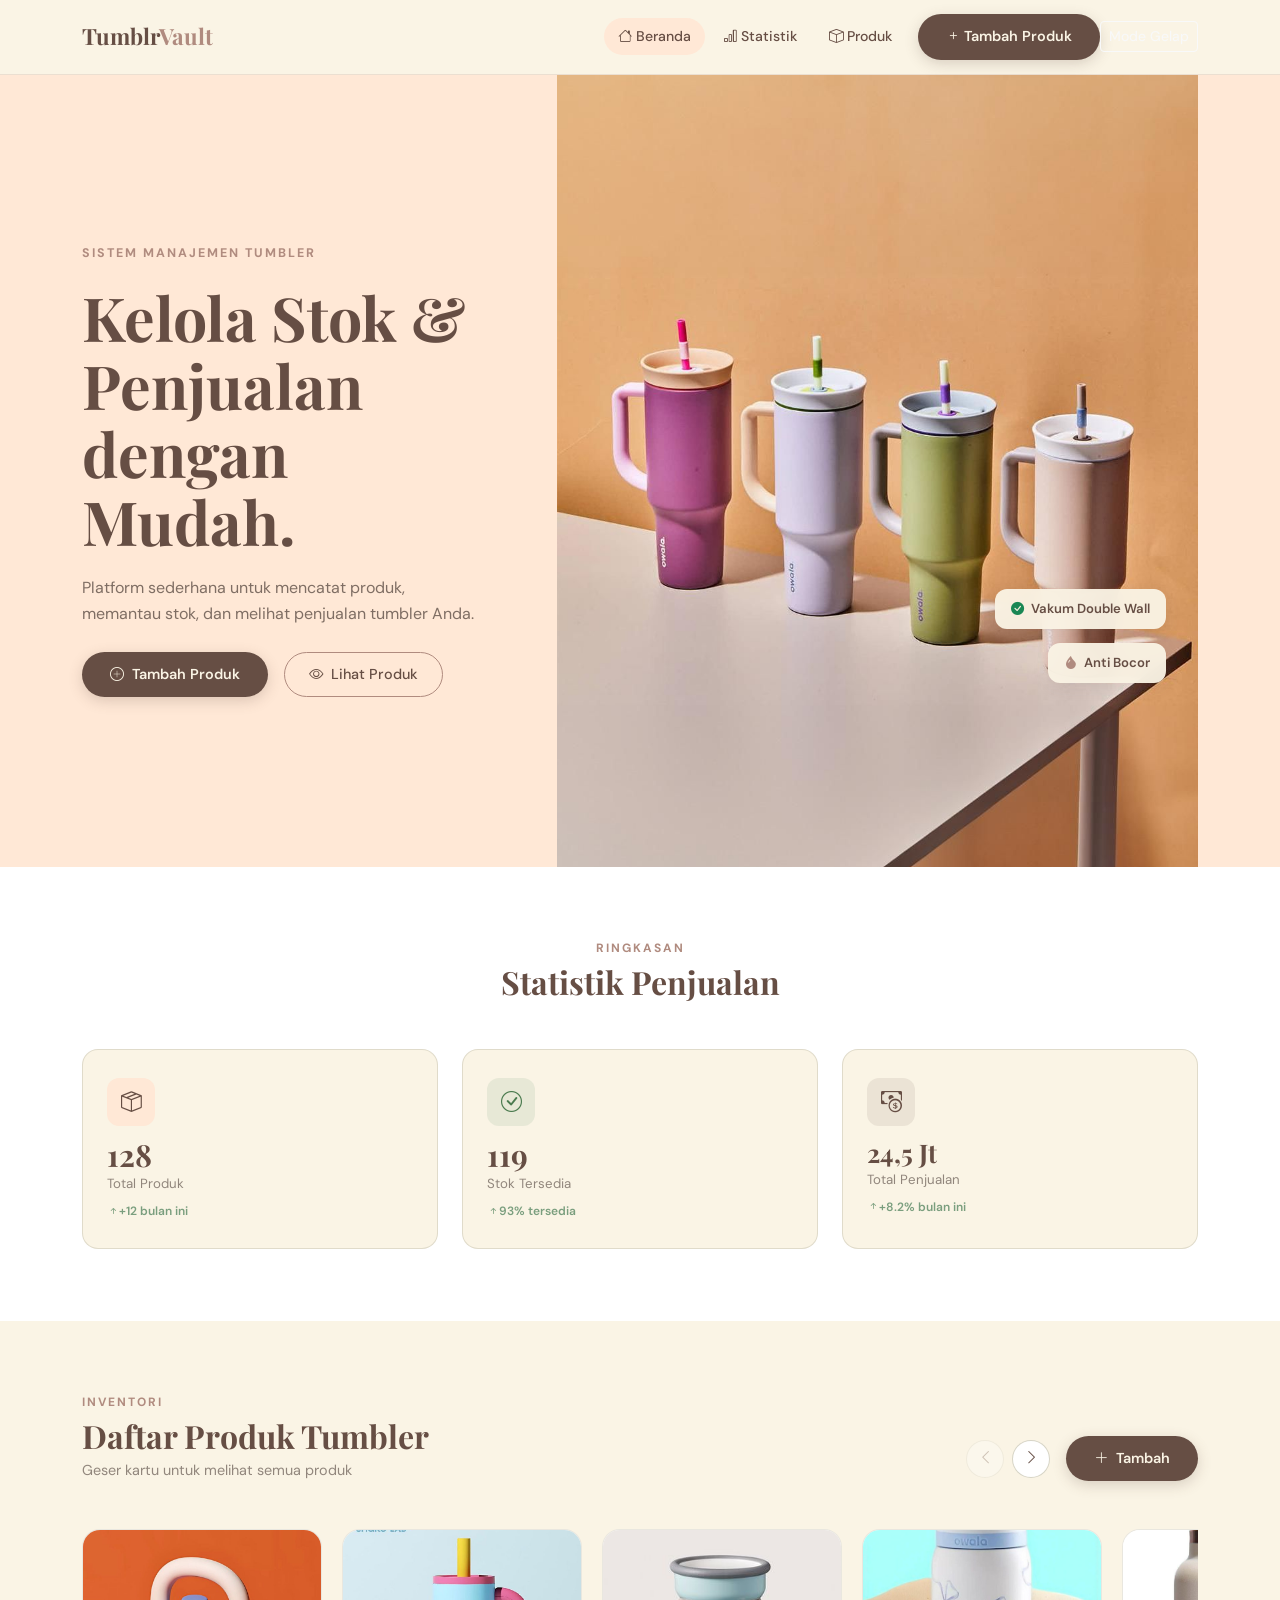
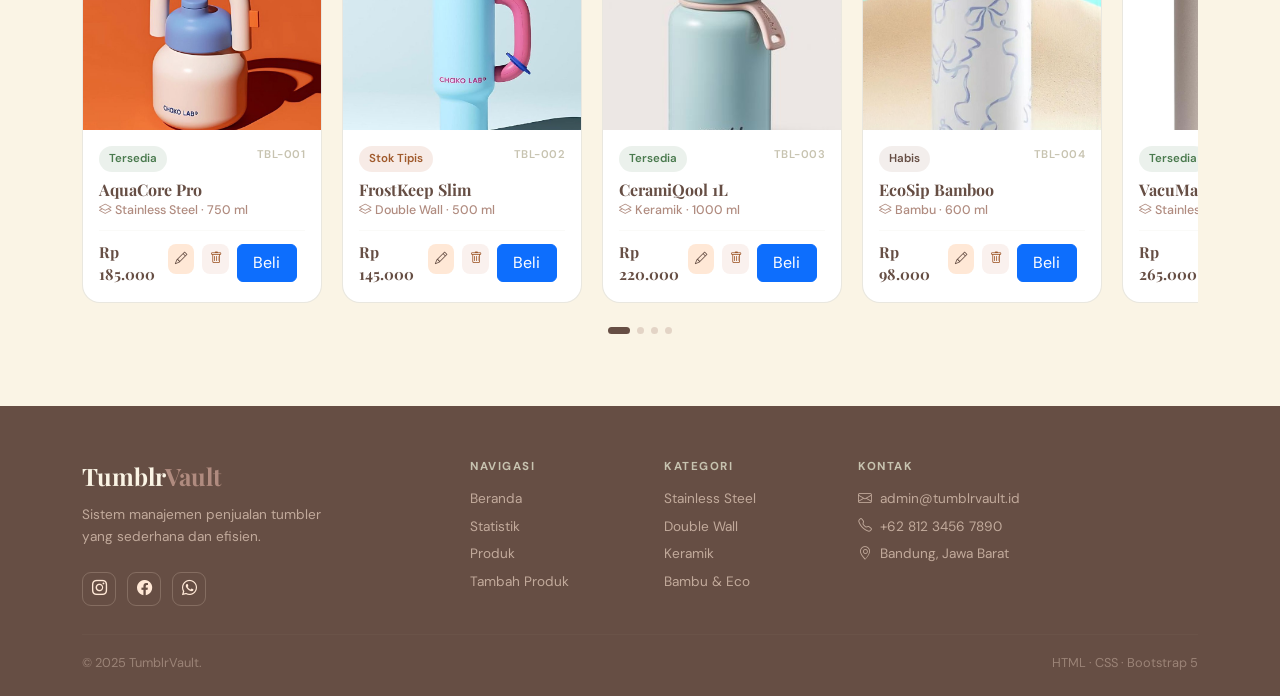
<file: index.html>
<!DOCTYPE html>
<html lang="id">
<head>
  <meta charset="UTF-8" />
  <meta name="viewport" content="width=device-width, initial-scale=1.0" />
  <title>TumblrVault – Sistem Manajemen Penjualan Tumbler</title>
  <link rel="stylesheet" href="https://cdn.jsdelivr.net/npm/bootstrap@5.3.3/dist/css/bootstrap.min.css" />
  <link rel="stylesheet" href="https://cdn.jsdelivr.net/npm/bootstrap-icons@1.11.3/font/bootstrap-icons.min.css" />
  <link rel="stylesheet" href="css/style.css" />
</head>
<body>

  <nav class="navbar navbar-expand-lg navbar-custom">
    <div class="container">
      <a class="navbar-brand-custom" href="index.html">Tumblr<span>Vault</span></a>
      <button class="navbar-toggler navbar-toggler-custom" type="button"
        data-bs-toggle="collapse" data-bs-target="#navbarMain">
        <span class="navbar-toggler-icon"></span>
      </button>
      <div class="collapse navbar-collapse" id="navbarMain">
        <ul class="navbar-nav ms-auto align-items-lg-center gap-1">
          <li class="nav-item">
            <a class="nav-link nav-link-custom active" href="#beranda">
              <i class="bi bi-house me-1"></i>Beranda
            </a>
          </li>
          <li class="nav-item">
            <a class="nav-link nav-link-custom" href="#statistik">
              <i class="bi bi-bar-chart me-1"></i>Statistik
            </a>
          </li>
          <li class="nav-item">
            <a class="nav-link nav-link-custom" href="#produk">
              <i class="bi bi-box me-1"></i>Produk
            </a>
          </li>
          <li class="nav-item ms-lg-2">
            <a class="btn btn-primary-custom" href="input.html">
              <i class="bi bi-plus me-1"></i>Tambah Produk
            </a>
          </li>
        </ul>
        <button id="btn-theme" class="btn btn-outline-light btn-sm">
          Mode Gelap
        </button>
      </div>
    </div>
  </nav>

  <section class="hero-section" id="beranda">
    <div class="container">
      <div class="row align-items-center min-vh-hero gy-4">

        <div class="col-lg-5">
          <p class="hero-eyebrow">Sistem Manajemen Tumbler</p>
          <h1 class="hero-title">
            Kelola Stok &amp;<br>Penjualan dengan<br>Mudah.
          </h1>
          <p class="hero-desc">
            Platform sederhana untuk mencatat produk, memantau stok, dan melihat penjualan tumbler Anda.
          </p>
          <div class="d-flex flex-wrap gap-3 mt-4">
            <a href="tambah.html" class="btn btn-primary-custom">
              <i class="bi bi-plus-circle me-2"></i>Tambah Produk
            </a>
            <a href="#produk" class="btn btn-outline-custom">
              <i class="bi bi-eye me-2"></i>Lihat Produk
            </a>
          </div>
        </div>

        <div class="col-lg-7">
          <div class="hero-img-container">
            <img src="assets/bg.jpg"
                 onerror="this.onerror=null; this.src=''; this.parentElement.classList.add('hero-img-fallback');"
                 alt="Tumbler produk unggulan"
                 class="hero-product-img" />
            <div class="hero-label label-a">
              <i class="bi bi-check-circle-fill text-success me-1"></i>
              Vakum Double Wall
            </div>
            <div class="hero-label label-b">
              <i class="bi bi-droplet-fill me-1" style="color:var(--dusty)"></i>
              Anti Bocor
            </div>
          </div>
        </div>

      </div>
    </div>
  </section>

  <section class="stats-section" id="statistik">
    <div class="container">
      <div class="text-center mb-5">
        <p class="section-label">Ringkasan</p>
        <h2 class="section-title">Statistik Penjualan</h2>
      </div>
      <div class="row g-4 justify-content-center">

        <div class="col-sm-6 col-md-4">
          <div class="stat-card">
            <div class="stat-icon-wrap">
              <i class="bi bi-box-seam"></i>
            </div>
            <div class="stat-val">128</div>
            <div class="stat-label">Total Produk</div>
            <div class="stat-trend"><i class="bi bi-arrow-up-short"></i>+12 bulan ini</div>
          </div>
        </div>

        <div class="col-sm-6 col-md-4">
          <div class="stat-card">
            <div class="stat-icon-wrap" style="background:rgba(122,158,126,0.15);">
              <i class="bi bi-check-circle" style="color:#4a7a4e"></i>
            </div>
            <div class="stat-val">119</div>
            <div class="stat-label">Stok Tersedia</div>
            <div class="stat-trend"><i class="bi bi-arrow-up-short"></i>93% tersedia</div>
          </div>
        </div>

        <div class="col-sm-6 col-md-4">
          <div class="stat-card">
            <div class="stat-icon-wrap" style="background:rgba(102,78,68,0.1);">
              <i class="bi bi-cash-coin" style="color:var(--cocoa)"></i>
            </div>
            <div class="stat-val" style="font-size:1.6rem;">24,5 Jt</div>
            <div class="stat-label">Total Penjualan</div>
            <div class="stat-trend"><i class="bi bi-arrow-up-short"></i>+8.2% bulan ini</div>
          </div>
        </div>

      </div>
    </div>
  </section>

  <section class="product-section" id="produk">
    <div class="container">
      <div class="d-flex flex-wrap align-items-end justify-content-between gap-3 mb-5">
        <div>
          <p class="section-label">Inventori</p>
          <h2 class="section-title mb-1">Daftar Produk Tumbler</h2>
          <p class="section-desc mb-0">Geser kartu untuk melihat semua produk</p>
        </div>
        <div class="d-flex align-items-center gap-3">
          <div class="slider-nav">
            <button class="slider-btn" id="prevBtn"><i class="bi bi-chevron-left"></i></button>
            <button class="slider-btn" id="nextBtn"><i class="bi bi-chevron-right"></i></button>
          </div>
          <a href="tambah.html" class="btn btn-primary-custom">
            <i class="bi bi-plus-lg me-2"></i>Tambah
          </a>
        </div>
      </div>

      <div class="slider-wrapper">
        <div class="slider-track" id="sliderTrack">

          <div class="product-slide-card">
            <div class="pcard-img-wrap">
              <img src="assets/chako lab putih.jpg" alt="AquaCore Pro" class="pcard-img"
                onerror="this.style.display='none';this.nextElementSibling.style.display='flex';" />
              <div class="pcard-img-fallback" style="display:none;"><i class="bi bi-cup-straw"></i></div>
            </div>
            <div class="pcard-body">
              <div class="d-flex justify-content-between align-items-start mb-2">
                <span class="badge-stock badge-in">Tersedia</span>
                <span class="pcard-sku">TBL-001</span>
              </div>
              <h5 class="pcard-name">AquaCore Pro</h5>
              <p class="pcard-category"><i class="bi bi-layers me-1"></i>Stainless Steel · 750 ml</p>
              <hr class="pcard-divider" />
              <div class="d-flex justify-content-between align-items-center">
                <span class="pcard-price">Rp 185.000</span>
                <div class="d-flex gap-2">
                  <button class="pcard-btn-edit"><i class="bi bi-pencil"></i></button>
                  <button class="pcard-btn-del"><i class="bi bi-trash"></i></button>
                  <button class="btn btn-primary btn-detail w-50 me-2">Beli</button>
                </div>
              </div>
            </div>
          </div>

          <div class="product-slide-card">
            <div class="pcard-img-wrap">
              <img src="assets/chako lab.jpg" alt="FrostKeep Slim" class="pcard-img"
                onerror="this.style.display='none';this.nextElementSibling.style.display='flex';" />
              <div class="pcard-img-fallback" style="display:none;"><i class="bi bi-cup-straw"></i></div>
            </div>
            <div class="pcard-body">
              <div class="d-flex justify-content-between align-items-start mb-2">
                <span class="badge-stock badge-low">Stok Tipis</span>
                <span class="pcard-sku">TBL-002</span>
              </div>
              <h5 class="pcard-name">FrostKeep Slim</h5>
              <p class="pcard-category"><i class="bi bi-layers me-1"></i>Double Wall · 500 ml</p>
              <hr class="pcard-divider" />
              <div class="d-flex justify-content-between align-items-center">
                <span class="pcard-price">Rp 145.000</span>
                <div class="d-flex gap-2">
                  <button class="pcard-btn-edit"><i class="bi bi-pencil"></i></button>
                  <button class="pcard-btn-del"><i class="bi bi-trash"></i></button>
                  <button class="btn btn-primary btn-detail w-50 me-2">Beli</button>
                </div>
              </div>
            </div>
          </div>

          <div class="product-slide-card">
            <div class="pcard-img-wrap">
              <img src="assets/mash.jpg" alt="CeramiQool 1L" class="pcard-img"
                onerror="this.style.display='none';this.nextElementSibling.style.display='flex';" />
              <div class="pcard-img-fallback" style="display:none;"><i class="bi bi-cup-straw"></i></div>
            </div>
            <div class="pcard-body">
              <div class="d-flex justify-content-between align-items-start mb-2">
                <span class="badge-stock badge-in">Tersedia</span>
                <span class="pcard-sku">TBL-003</span>
              </div>
              <h5 class="pcard-name">CeramiQool 1L</h5>
              <p class="pcard-category"><i class="bi bi-layers me-1"></i>Keramik · 1000 ml</p>
              <hr class="pcard-divider" />
              <div class="d-flex justify-content-between align-items-center">
                <span class="pcard-price">Rp 220.000</span>
                <div class="d-flex gap-2">
                  <button class="pcard-btn-edit"><i class="bi bi-pencil"></i></button>
                  <button class="pcard-btn-del"><i class="bi bi-trash"></i></button>
                  <button class="btn btn-primary btn-detail w-50 me-2">Beli</button>
                </div>
              </div>
            </div>
          </div>

          <div class="product-slide-card">
            <div class="pcard-img-wrap">
              <img src="assets/owala.jpg" alt="EcoSip Bamboo" class="pcard-img"
                onerror="this.style.display='none';this.nextElementSibling.style.display='flex';" />
              <div class="pcard-img-fallback" style="display:none;"><i class="bi bi-cup-straw"></i></div>
            </div>
            <div class="pcard-body">
              <div class="d-flex justify-content-between align-items-start mb-2">
                <span class="badge-stock badge-out">Habis</span>
                <span class="pcard-sku">TBL-004</span>
              </div>
              <h5 class="pcard-name">EcoSip Bamboo</h5>
              <p class="pcard-category"><i class="bi bi-layers me-1"></i>Bambu · 600 ml</p>
              <hr class="pcard-divider" />
              <div class="d-flex justify-content-between align-items-center">
                <span class="pcard-price">Rp 98.000</span>
                <div class="d-flex gap-2">
                  <button class="pcard-btn-edit"><i class="bi bi-pencil"></i></button>
                  <button class="pcard-btn-del"><i class="bi bi-trash"></i></button>
                 <button class="btn btn-primary btn-detail w-50 me-2">Beli</button>
                </div>
              </div>
            </div>
          </div>

          <div class="product-slide-card">
            <div class="pcard-img-wrap">
              <img src="assets/hydro flask.jpg" alt="VacuMax Elite" class="pcard-img"
                onerror="this.style.display='none';this.nextElementSibling.style.display='flex';" />
              <div class="pcard-img-fallback" style="display:none;"><i class="bi bi-cup-straw"></i></div>
            </div>
            <div class="pcard-body">
              <div class="d-flex justify-content-between align-items-start mb-2">
                <span class="badge-stock badge-in">Tersedia</span>
                <span class="pcard-sku">TBL-005</span>
              </div>
              <h5 class="pcard-name">VacuMax Elite</h5>
              <p class="pcard-category"><i class="bi bi-layers me-1"></i>Stainless · 900 ml</p>
              <hr class="pcard-divider" />
              <div class="d-flex justify-content-between align-items-center">
                <span class="pcard-price">Rp 265.000</span>
                <div class="d-flex gap-2">
                  <button class="pcard-btn-edit"><i class="bi bi-pencil"></i></button>
                  <button class="pcard-btn-del"><i class="bi bi-trash"></i></button>
                                    <button class="btn btn-primary btn-detail w-50 me-2">Beli</button>
                </div>
              </div>
            </div>
          </div>

          <div class="product-slide-card">
            <div class="pcard-img-wrap">
              <img src="assets/stanley blue.jpg" alt="HydroZen Glass" class="pcard-img"
                onerror="this.style.display='none';this.nextElementSibling.style.display='flex';" />
              <div class="pcard-img-fallback" style="display:none;"><i class="bi bi-cup-straw"></i></div>
            </div>
            <div class="pcard-body">
              <div class="d-flex justify-content-between align-items-start mb-2">
                <span class="badge-stock badge-in">Tersedia</span>
                <span class="pcard-sku">TBL-006</span>
              </div>
              <h5 class="pcard-name">HydroZen Glass</h5>
              <p class="pcard-category"><i class="bi bi-layers me-1"></i>Borosilikat · 650 ml</p>
              <hr class="pcard-divider" />
              <div class="d-flex justify-content-between align-items-center">
                <span class="pcard-price">Rp 175.000</span>
                <div class="d-flex gap-2">
                  <button class="pcard-btn-edit"><i class="bi bi-pencil"></i></button>
                  <button class="pcard-btn-del"><i class="bi bi-trash"></i></button>
                                    <button class="btn btn-primary btn-detail w-50 me-2">Beli</button>
                </div>
              </div>
            </div>
          </div>

          <div class="product-slide-card">
            <div class="pcard-img-wrap">
              <img src="assets/stellata.jpg" alt="TitanFlow Pro" class="pcard-img"
                onerror="this.style.display='none';this.nextElementSibling.style.display='flex';" />
              <div class="pcard-img-fallback" style="display:none;"><i class="bi bi-cup-straw"></i></div>
            </div>
            <div class="pcard-body">
              <div class="d-flex justify-content-between align-items-start mb-2">
                <span class="badge-stock badge-in">Tersedia</span>
                <span class="pcard-sku">TBL-007</span>
              </div>
              <h5 class="pcard-name">TitanFlow Pro</h5>
              <p class="pcard-category"><i class="bi bi-layers me-1"></i>Titanium · 800 ml</p>
              <hr class="pcard-divider" />
              <div class="d-flex justify-content-between align-items-center">
                <span class="pcard-price">Rp 340.000</span>
                <div class="d-flex gap-2">
                  <button class="pcard-btn-edit"><i class="bi bi-pencil"></i></button>
                  <button class="pcard-btn-del"><i class="bi bi-trash"></i></button>
                                    <button class="btn btn-primary btn-detail w-50 me-2">Beli</button>
                </div>
              </div>
            </div>
          </div>

        </div>
      </div>
      <div class="slider-dots" id="sliderDots"></div>
    </div>
  </section>

  <footer class="footer-custom">
    <div class="container">
      <div class="row g-5">
        <div class="col-lg-4">
          <div class="footer-brand">Tumblr<span>Vault</span></div>
          <p class="footer-desc">Sistem manajemen penjualan tumbler yang sederhana dan efisien.</p>
          <div class="mt-4">
            <a href="#" class="social-icon"><i class="bi bi-instagram"></i></a>
            <a href="#" class="social-icon"><i class="bi bi-facebook"></i></a>
            <a href="#" class="social-icon"><i class="bi bi-whatsapp"></i></a>
          </div>
        </div>
        <div class="col-6 col-md-4 col-lg-2">
          <div class="footer-heading">Navigasi</div>
          <a href="#beranda" class="footer-link">Beranda</a>
          <a href="#statistik" class="footer-link">Statistik</a>
          <a href="#produk" class="footer-link">Produk</a>
          <a href="tambah.html" class="footer-link">Tambah Produk</a>
        </div>
        <div class="col-6 col-md-4 col-lg-2">
          <div class="footer-heading">Kategori</div>
          <a href="#" class="footer-link">Stainless Steel</a>
          <a href="#" class="footer-link">Double Wall</a>
          <a href="#" class="footer-link">Keramik</a>
          <a href="#" class="footer-link">Bambu & Eco</a>
        </div>
        <div class="col-md-4 col-lg-3">
          <div class="footer-heading">Kontak</div>
          <a href="#" class="footer-link"><i class="bi bi-envelope me-2"></i>admin@tumblrvault.id</a>
          <a href="#" class="footer-link"><i class="bi bi-telephone me-2"></i>+62 812 3456 7890</a>
          <a href="#" class="footer-link"><i class="bi bi-geo-alt me-2"></i>Bandung, Jawa Barat</a>
        </div>
      </div>
      <hr class="footer-divider" />
      <div class="d-flex flex-wrap justify-content-between align-items-center gap-3">
        <p class="footer-bottom mb-0">© 2025 TumblrVault.</p>
        <p class="footer-bottom mb-0">HTML · CSS · Bootstrap 5</p>
      </div>
    </div>
  </footer>

  <script src="https://cdn.jsdelivr.net/npm/bootstrap@5.3.3/dist/js/bootstrap.bundle.min.js"></script>
  <script>
    (function () {
      const track = document.getElementById('sliderTrack');
      const prevBtn = document.getElementById('prevBtn');
      const nextBtn = document.getElementById('nextBtn');
      const dotsWrap = document.getElementById('sliderDots');
      const cards = track.querySelectorAll('.product-slide-card');
      const GAP = 24;
      let current = 0, isDragging = false, startX = 0, scrollStart = 0;

      function visibleCount() {
        return Math.floor(track.parentElement.offsetWidth / (cards[0].offsetWidth + GAP)) || 1;
      }
      function maxIndex() { return Math.max(0, cards.length - visibleCount()); }
      function goTo(idx) {
        current = Math.max(0, Math.min(idx, maxIndex()));
        track.style.transform = `translateX(-${current * (cards[0].offsetWidth + GAP)}px)`;
        updateDots(); updateBtns();
      }
      function updateBtns() { prevBtn.disabled = current === 0; nextBtn.disabled = current >= maxIndex(); }
      function updateDots() {
        dotsWrap.querySelectorAll('.slider-dot').forEach((d, i) => d.classList.toggle('active', i === current));
      }
      function buildDots() {
        dotsWrap.innerHTML = '';
        for (let i = 0; i <= maxIndex(); i++) {
          const btn = document.createElement('button');
          btn.className = 'slider-dot' + (i === 0 ? ' active' : '');
          btn.addEventListener('click', () => goTo(i));
          dotsWrap.appendChild(btn);
        }
      }
      prevBtn.addEventListener('click', () => goTo(current - 1));
      nextBtn.addEventListener('click', () => goTo(current + 1));
      const wrapper = track.parentElement;
      function dragStart(x) { isDragging = true; startX = x; scrollStart = current; }
      function dragMove(x) {
        if (!isDragging) return;
        const diff = startX - x;
        if (Math.abs(diff) > (cards[0].offsetWidth + GAP) * 0.25) {
          goTo(diff > 0 ? scrollStart + 1 : scrollStart - 1);
          isDragging = false;
        }
      }
      function dragEnd() { isDragging = false; }
      wrapper.addEventListener('mousedown', e => dragStart(e.clientX));
      wrapper.addEventListener('mousemove', e => dragMove(e.clientX));
      wrapper.addEventListener('mouseup', dragEnd);
      wrapper.addEventListener('mouseleave', dragEnd);
      wrapper.addEventListener('touchstart', e => dragStart(e.touches[0].clientX), { passive: true });
      wrapper.addEventListener('touchmove', e => dragMove(e.touches[0].clientX), { passive: true });
      wrapper.addEventListener('touchend', dragEnd);
      buildDots(); updateBtns();
      window.addEventListener('resize', () => { buildDots(); goTo(Math.min(current, maxIndex())); });
    })();

    document.querySelectorAll('a[href^="#"]').forEach(a => {
      a.addEventListener('click', function(e) {
        const t = document.querySelector(this.getAttribute('href'));
        if (t) { e.preventDefault(); t.scrollIntoView({ behavior: 'smooth' }); }
      });
    });
    const sections = document.querySelectorAll('section[id]');
    window.addEventListener('scroll', () => {
      let cur = '';
      sections.forEach(s => { if (window.scrollY >= s.offsetTop - 80) cur = s.id; });
      document.querySelectorAll('.nav-link-custom').forEach(l => {
        l.classList.remove('active');
        if (l.getAttribute('href') === '#' + cur) l.classList.add('active');
      });
    });
  </script>
</body>
</html>
</file>
<file: css/style.css>
@import url('https://fonts.googleapis.com/css2?family=Playfair+Display:wght@400;600;700&family=DM+Sans:wght@300;400;500;600&display=swap');

:root {
  --dusty:  #B08B7F;
  --cocoa:  #664E44;
  --peach:  #FFE8D6;
  --cream:  #FAF4E5;
  --sage:   #C7C3B0;
  --white:  #FFFFFF;
  --dark:   #3A2C26;
  --font-display: 'Playfair Display', serif;
  --font-body: 'DM Sans', sans-serif;
  --radius: 16px;
  --shadow: 0 4px 24px rgba(102,78,68,0.10);
  --shadow-md: 0 8px 32px rgba(102,78,68,0.15);
  --transition: all 0.3s ease;
}

*, *::before, *::after { box-sizing: border-box; }

body {
  font-family: var(--font-body);
  background-color: var(--cream);
  color: var(--dark);
  margin: 0; padding: 0;
}

h1, h2, h3, h4, h5 { font-family: var(--font-display); }
a { text-decoration: none; }


.navbar-custom {
  background: rgba(250,244,229,0.96);
  backdrop-filter: blur(12px);
  border-bottom: 1px solid rgba(176,139,127,0.2);
  padding: 14px 0;
  position: sticky; top: 0; z-index: 1000;
  transition: var(--transition);
}
.navbar-brand-custom {
  font-family: var(--font-display);
  font-size: 1.4rem; font-weight: 700;
  color: var(--cocoa) !important;
}
.navbar-brand-custom span { color: var(--dusty); }
.nav-link-custom {
  font-size: 0.88rem; font-weight: 500;
  color: var(--cocoa) !important;
  padding: 8px 14px !important;
  border-radius: 50px;
  transition: var(--transition);
}
.nav-link-custom:hover, .nav-link-custom.active {
  background: var(--peach); color: var(--cocoa) !important;
}
.navbar-toggler-custom {
  border: 1.5px solid var(--dusty); border-radius: 8px; padding: 5px 9px;
}
.navbar-toggler-custom .navbar-toggler-icon {
  background-image: url("data:image/svg+xml,%3csvg xmlns='http://www.w3.org/2000/svg' viewBox='0 0 30 30'%3e%3cpath stroke='%23664E44' stroke-linecap='round' stroke-miterlimit='10' stroke-width='2' d='M4 7h22M4 15h22M4 23h22'/%3e%3c/svg%3e");
}

.btn-primary-custom {
  background: var(--cocoa); color: var(--cream);
  border: none; padding: 12px 28px; border-radius: 50px;
  font-weight: 600; font-size: 0.9rem;
  transition: var(--transition);
  box-shadow: 0 4px 14px rgba(102,78,68,0.22);
  display: inline-flex; align-items: center;
}
.btn-primary-custom:hover {
  background: var(--dark); color: var(--cream);
  transform: translateY(-2px);
  box-shadow: 0 6px 20px rgba(102,78,68,0.28);
}
.btn-outline-custom {
  background: transparent; color: var(--cocoa);
  border: 1.5px solid var(--dusty);
  padding: 11px 24px; border-radius: 50px;
  font-weight: 500; font-size: 0.9rem;
  transition: var(--transition);
  display: inline-flex; align-items: center;
}
.btn-outline-custom:hover { background: var(--peach); color: var(--cocoa); }

.hero-section {
  background: var(--peach);
  padding: 0;
  overflow: hidden;
  min-height: 88vh;
  display: flex;
  align-items: center;
}

.min-vh-hero { min-height: 88vh; }

.hero-eyebrow {
  font-size: 0.78rem;
  font-weight: 700;
  letter-spacing: 2px;
  text-transform: uppercase;
  color: var(--dusty);
  margin-bottom: 20px;
}
.hero-title {
  font-family: var(--font-display);
  font-size: clamp(2.4rem, 5vw, 3.8rem);
  font-weight: 700;
  color: var(--cocoa);
  line-height: 1.12;
  margin-bottom: 20px;
}
.hero-desc {
  font-size: 1rem;
  color: rgba(58,44,38,0.65);
  line-height: 1.65;
  max-width: 400px;
}

.hero-img-container {
  position: relative;
  height: 88vh;
  overflow: hidden;
}
.hero-product-img {
  width: 100%;
  height: 100%;
  object-fit: cover;
  object-position: center;
  display: block;
}

.hero-img-container.hero-img-fallback {
  background: linear-gradient(145deg, rgba(176,139,127,0.2), rgba(199,195,176,0.3));
  display: flex; align-items: center; justify-content: center;
}
.hero-img-container.hero-img-fallback::after {
  content: '\F1CC';
  font-family: 'bootstrap-icons';
  font-size: 8rem;
  color: rgba(176,139,127,0.4);
}

.hero-label {
  position: absolute;
  background: rgba(250,244,229,0.95);
  backdrop-filter: blur(8px);
  border-radius: 12px;
  padding: 10px 16px;
  font-size: 0.82rem;
  font-weight: 600;
  color: var(--cocoa);
  box-shadow: 0 4px 16px rgba(102,78,68,0.12);
  white-space: nowrap;
}
.label-a { bottom: 30%; right: 32px; }
.label-b { bottom: calc(30% - 54px); right: 32px; }

@media (max-width: 991px) {
  .hero-section { min-height: auto; padding: 60px 0; }
  .hero-img-container { height: 320px; border-radius: 20px; margin-top: 32px; }
  .min-vh-hero { min-height: auto; }
  .label-a { bottom: 20px; right: 16px; }
  .label-b { bottom: calc(20px + 50px); right: 16px; }
}
@media (max-width: 576px) {
  .hero-title { font-size: 2rem; }
  .hero-img-container { height: 220px; }
  .hero-label { display: none; }
}

.stats-section {
  padding: 72px 0;
  background: var(--white);
}
.section-label {
  font-size: 0.75rem; font-weight: 700;
  letter-spacing: 2px; text-transform: uppercase;
  color: var(--dusty); margin-bottom: 6px;
}
.section-title {
  font-family: var(--font-display);
  font-size: clamp(1.5rem, 3vw, 2rem);
  font-weight: 700; color: var(--cocoa);
  margin-bottom: 6px;
}
.section-desc { color: rgba(58,44,38,0.55); font-size: 0.9rem; }

.stat-card {
  background: var(--cream);
  border-radius: var(--radius);
  padding: 28px 24px;
  border: 1px solid rgba(199,195,176,0.5);
  transition: var(--transition);
  height: 100%;
}
.stat-card:hover { transform: translateY(-4px); box-shadow: var(--shadow-md); border-color: var(--dusty); }
.stat-icon-wrap {
  width: 48px; height: 48px; border-radius: 12px;
  background: var(--peach);
  display: flex; align-items: center; justify-content: center;
  margin-bottom: 14px; font-size: 1.3rem; color: var(--cocoa);
}
.stat-val {
  font-family: var(--font-display);
  font-size: 1.9rem; font-weight: 700;
  color: var(--cocoa); line-height: 1; margin-bottom: 4px;
}
.stat-label { font-size: 0.83rem; color: rgba(58,44,38,0.55); }
.stat-trend { font-size: 0.75rem; font-weight: 600; color: #7A9E7E; margin-top: 8px; }
.stat-trend.down { color: #C97B5A; }

.product-section { padding: 72px 0; background: var(--cream); }

.slider-wrapper { overflow: hidden; cursor: grab; user-select: none; }
.slider-wrapper:active { cursor: grabbing; }
.slider-track {
  display: flex; gap: 20px;
  transition: transform 0.45s cubic-bezier(0.25, 0.46, 0.45, 0.94);
}
.slider-nav { display: flex; gap: 8px; }
.slider-btn {
  width: 38px; height: 38px; border-radius: 50%;
  border: 1.5px solid rgba(199,195,176,0.7);
  background: var(--white); color: var(--cocoa);
  font-size: 0.95rem; display: flex; align-items: center; justify-content: center;
  cursor: pointer; transition: var(--transition);
}
.slider-btn:hover { background: var(--cocoa); border-color: var(--cocoa); color: var(--cream); }
.slider-btn:disabled { opacity: 0.3; cursor: not-allowed; }
.slider-dots { display: flex; justify-content: center; gap: 7px; margin-top: 24px; }
.slider-dot {
  width: 7px; height: 7px; border-radius: 50%;
  background: rgba(176,139,127,0.3); cursor: pointer;
  transition: var(--transition); border: none; padding: 0;
}
.slider-dot.active { background: var(--cocoa); width: 22px; border-radius: 4px; }

.product-slide-card {
  min-width: 240px; max-width: 240px;
  background: var(--white); border-radius: 18px;
  border: 1px solid rgba(199,195,176,0.4);
  overflow: hidden; flex-shrink: 0;
  transition: var(--transition);
}
.product-slide-card:hover { transform: translateY(-5px); box-shadow: var(--shadow-md); }

.pcard-img-wrap {
  height: 200px; overflow: hidden;
  background: var(--peach);
  display: flex; align-items: center; justify-content: center;
}
.pcard-img {
  width: 100%; height: 100%; object-fit: cover;
  transition: transform 0.4s ease;
}
.product-slide-card:hover .pcard-img { transform: scale(1.05); }
.pcard-img-fallback {
  width: 100%; height: 100%;
  display: flex; align-items: center; justify-content: center;
  font-size: 3.5rem; color: var(--dusty); opacity: 0.5;
}

.pcard-body { padding: 16px; }
.pcard-sku { font-size: 0.7rem; font-weight: 600; color: var(--sage); letter-spacing: 0.5px; }
.pcard-name {
  font-family: var(--font-display); font-size: 1rem;
  font-weight: 700; color: var(--cocoa); margin-bottom: 2px;
}
.pcard-category { font-size: 0.78rem; color: var(--dusty); margin-bottom: 0; font-weight: 500; }
.pcard-divider { border: none; border-top: 1px solid rgba(199,195,176,0.35); margin: 10px 0; }
.pcard-price {
  font-family: var(--font-display); font-size: 0.95rem;
  font-weight: 700; color: var(--cocoa);
}
.pcard-btn-edit, .pcard-btn-del {
  width: 30px; height: 30px; border-radius: 8px; border: none;
  display: flex; align-items: center; justify-content: center;
  font-size: 0.78rem; cursor: pointer; transition: var(--transition);
}
.pcard-btn-edit { background: var(--peach); color: var(--cocoa); }
.pcard-btn-edit:hover { background: var(--dusty); color: var(--white); }
.pcard-btn-del { background: rgba(201,123,90,0.1); color: #a05a2c; }
.pcard-btn-del:hover { background: rgba(201,123,90,0.25); }

.badge-stock { padding: 4px 10px; border-radius: 50px; font-size: 0.72rem; font-weight: 600; }
.badge-in  { background: rgba(122,158,126,0.15); color: #4a7a4e; }
.badge-low { background: rgba(201,123,90,0.15); color: #a05a2c; }
.badge-out { background: rgba(176,139,127,0.15); color: var(--cocoa); }

.footer-custom {
  background: var(--cocoa); color: var(--peach);
  padding: 52px 0 24px;
}
.footer-brand {
  font-family: var(--font-display); font-size: 1.5rem;
  font-weight: 700; color: var(--cream); margin-bottom: 10px;
}
.footer-brand span { color: var(--dusty); }
.footer-desc { font-size: 0.85rem; color: rgba(255,232,214,0.6); line-height: 1.6; max-width: 260px; }
.footer-heading { font-size: 0.72rem; font-weight: 700; letter-spacing: 1.5px; text-transform: uppercase; color: var(--sage); margin-bottom: 14px; }
.footer-link { font-size: 0.85rem; color: rgba(255,232,214,0.6); display: block; margin-bottom: 7px; transition: var(--transition); }
.footer-link:hover { color: var(--peach); padding-left: 4px; }
.footer-divider { border-color: rgba(255,232,214,0.1); margin: 28px 0 18px; }
.footer-bottom { font-size: 0.8rem; color: rgba(255,232,214,0.35); }
.social-icon {
  width: 34px; height: 34px; border-radius: 9px;
  border: 1px solid rgba(255,232,214,0.2);
  display: inline-flex; align-items: center; justify-content: center;
  color: var(--peach); font-size: 0.95rem; margin-right: 7px;
  transition: var(--transition);
}
.social-icon:hover { background: var(--dusty); border-color: var(--dusty); color: var(--white); }

.tambah-header {
  background: linear-gradient(135deg, var(--cocoa) 0%, var(--dark) 100%);
  padding: 44px 0 36px;
}
.tambah-title {
  font-family: var(--font-display); font-size: 2rem;
  font-weight: 700; color: var(--cream); margin-bottom: 6px;
}
.tambah-desc { color: rgba(250,244,229,0.6); font-size: 0.9rem; margin-bottom: 0; }
.back-btn {
  font-size: 0.82rem; font-weight: 600; color: rgba(250,244,229,0.65);
  border: 1px solid rgba(250,244,229,0.2); padding: 5px 13px;
  border-radius: 50px; transition: var(--transition);
}
.back-btn:hover { background: rgba(255,255,255,0.1); color: var(--cream); }
.breadcrumb-sep { color: rgba(250,244,229,0.3); font-size: 0.82rem; }
.breadcrumb-cur { color: rgba(250,244,229,0.5); font-size: 0.82rem; }

.tambah-body { padding: 44px 0 68px; background: var(--cream); }

.form-card {
  background: var(--white); border-radius: 20px;
  padding: 36px; border: 1px solid rgba(199,195,176,0.4);
  box-shadow: var(--shadow);
}
.form-section-title {
  font-size: 0.75rem; font-weight: 700; letter-spacing: 1.5px;
  text-transform: uppercase; color: var(--dusty); margin-bottom: 14px; margin-top: 2px;
}
.form-label-custom { font-size: 0.83rem; font-weight: 600; color: var(--cocoa); margin-bottom: 5px; display: block; }
.form-control-custom {
  background: var(--cream); border: 1.5px solid rgba(199,195,176,0.6);
  border-radius: 10px; padding: 11px 14px;
  font-size: 0.88rem; color: var(--dark);
  transition: var(--transition); font-family: var(--font-body); width: 100%;
}
.form-control-custom:focus {
  border-color: var(--dusty); box-shadow: 0 0 0 3px rgba(176,139,127,0.12);
  outline: none; background: var(--white);
}
.form-control-custom::placeholder { color: rgba(58,44,38,0.3); }
select.form-control-custom { cursor: pointer; }
.form-divider { border: none; border-top: 1px solid rgba(199,195,176,0.4); margin: 20px 0; }

.required-star { color: var(--dusty); font-weight: 700; }
.invalid-feedback { font-size: 0.78rem; color: #a05a2c; display: none; }
.was-validated .form-control-custom:invalid ~ .invalid-feedback,
.was-validated select.form-control-custom:invalid ~ .invalid-feedback { display: block; }
.was-validated .form-control-custom:invalid { border-color: #c97b5a; }

.input-prefix-wrap { position: relative; display: flex; align-items: center; }
.input-prefix { position: absolute; left: 13px; font-size: 0.83rem; font-weight: 600; color: var(--dusty); pointer-events: none; z-index: 2; }
.form-control-custom.with-prefix { padding-left: 38px; }

.upload-area {
  border: 2px dashed rgba(176,139,127,0.45); border-radius: 12px;
  background: var(--cream); cursor: pointer; transition: var(--transition);
  overflow: hidden; min-height: 150px;
  display: flex; align-items: center; justify-content: center;
}
.upload-area:hover, .upload-area.drag-over { border-color: var(--dusty); background: var(--peach); }
.upload-area.has-image { border-style: solid; border-color: rgba(176,139,127,0.4); }
.upload-input { display: none; }
.upload-placeholder { display: flex; flex-direction: column; align-items: center; padding: 28px 20px; text-align: center; pointer-events: none; }
.upload-icon { font-size: 2.2rem; color: var(--dusty); margin-bottom: 8px; }
.upload-text { font-size: 0.88rem; font-weight: 600; color: var(--cocoa); margin-bottom: 2px; }
.upload-hint { font-size: 0.75rem; color: rgba(58,44,38,0.4); margin: 0; }
.upload-preview { width: 100%; min-height: 180px; display: flex; align-items: center; justify-content: center; position: relative; }
.upload-preview img { width: 100%; height: 180px; object-fit: contain; padding: 10px; }
.upload-remove {
  position: absolute; top: 8px; right: 8px; width: 28px; height: 28px;
  border-radius: 50%; background: var(--cocoa); color: var(--cream);
  border: none; display: flex; align-items: center; justify-content: center;
  font-size: 0.72rem; cursor: pointer; transition: var(--transition); z-index: 2;
}
.upload-remove:hover { background: var(--dark); }

.success-msg {
  background: rgba(122,158,126,0.12); border: 1.5px solid rgba(122,158,126,0.3);
  border-radius: 10px; padding: 14px 18px; color: #4a7a4e;
  font-size: 0.88rem; font-weight: 500; margin-top: 20px;
  display: flex; align-items: center; flex-wrap: wrap; gap: 4px;
}

@keyframes fadeUp {
  from { opacity: 0; transform: translateY(20px); }
  to   { opacity: 1; transform: translateY(0); }
}
.animate-fade-up { animation: fadeUp 0.55s ease both; }
.delay-1 { animation-delay: 0.1s; }
.delay-2 { animation-delay: 0.2s; }
.delay-3 { animation-delay: 0.3s; }

::-webkit-scrollbar { width: 5px; }
::-webkit-scrollbar-track { background: var(--cream); }
::-webkit-scrollbar-thumb { background: var(--dusty); border-radius: 3px; }
</file>
